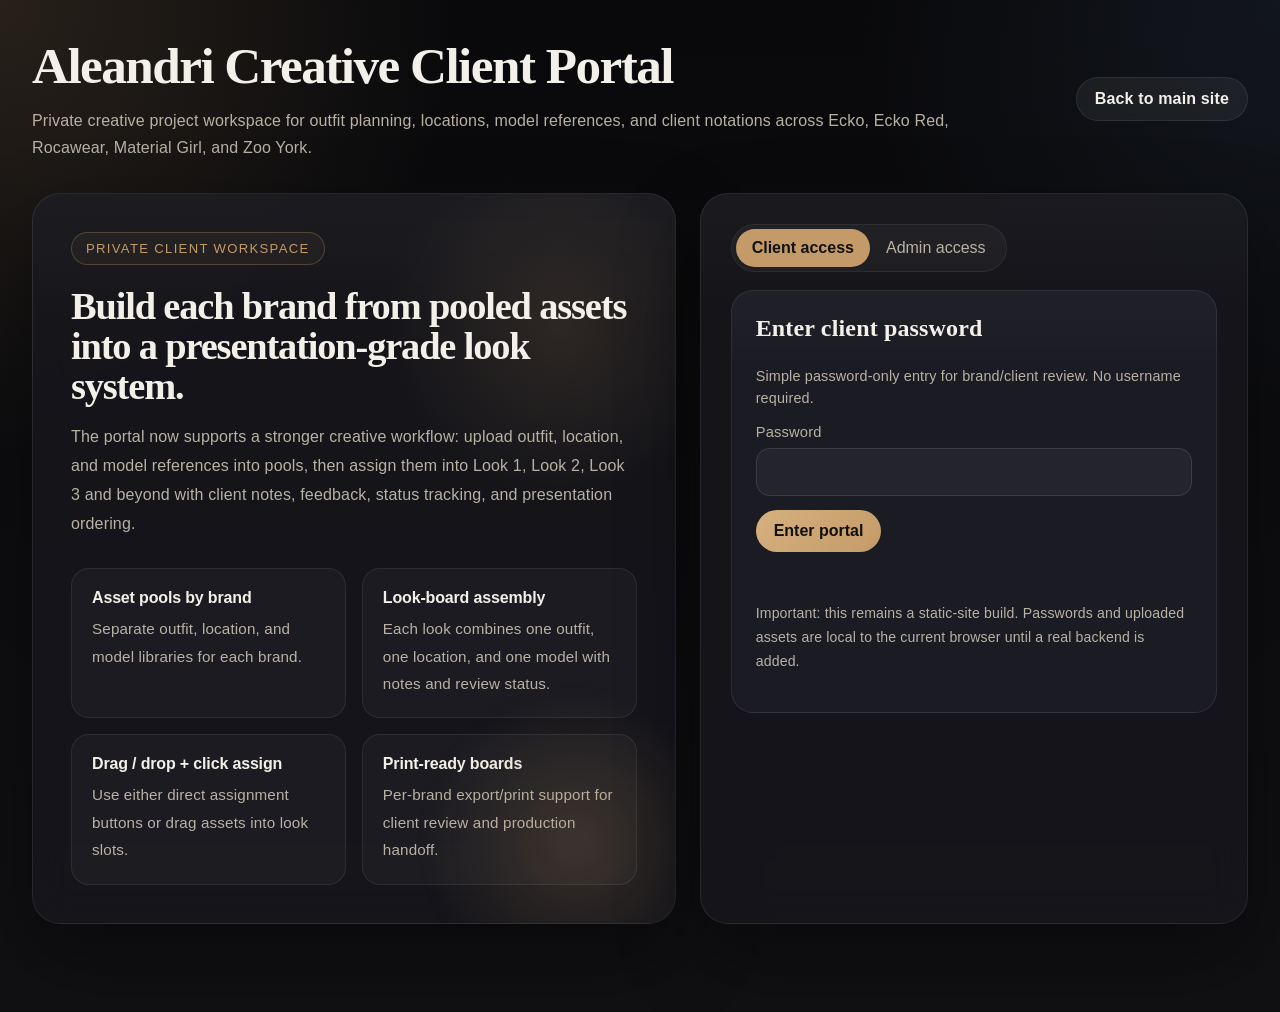
<file: portal.html>
<!DOCTYPE html>
<html lang="en">
<head>
  <meta charset="UTF-8">
  <meta name="viewport" content="width=device-width, initial-scale=1.0">
  <title>Aleandri Creative | Client Portal</title>
  <style>
    :root {
      --bg: #09090b;
      --bg-2: #111114;
      --panel: rgba(22, 22, 27, 0.94);
      --panel-2: rgba(29, 29, 36, 0.96);
      --panel-3: rgba(37, 37, 45, 0.92);
      --line: rgba(255,255,255,0.08);
      --line-strong: rgba(255,255,255,0.15);
      --text: #f3f0e9;
      --muted: #b9b1a4;
      --gold: #c49b68;
      --gold-deep: #9f7441;
      --gold-soft: rgba(196,155,104,0.16);
      --danger: #cf6b6b;
      --success: #72c38f;
      --review: #7ab1f0;
      --revise: #f0aa6c;
      --shadow: 0 32px 80px rgba(0,0,0,0.42);
      --shadow-soft: 0 18px 36px rgba(0,0,0,0.24);
      --radius-xl: 28px;
      --radius-lg: 20px;
      --radius-md: 16px;
      --radius-sm: 12px;
    }
    * { box-sizing: border-box; }
    html { scroll-behavior: smooth; }
    body {
      margin: 0;
      font-family: -apple-system, BlinkMacSystemFont, 'Segoe UI', Inter, sans-serif;
      background:
        radial-gradient(circle at top left, rgba(196,155,104,0.16), transparent 28%),
        radial-gradient(circle at top right, rgba(122,177,240,0.08), transparent 26%),
        linear-gradient(180deg, var(--bg), var(--bg-2));
      color: var(--text);
      letter-spacing: 0.01em;
    }
    body.modal-open { overflow: hidden; }
    a { color: inherit; text-decoration: none; }
    button, input, textarea, select { font: inherit; }
    img { display: block; max-width: 100%; }
    .shell { width: min(1540px, 95vw); margin: 0 auto; padding: 36px 0 88px; }
    .topbar, .app-header { display: flex; justify-content: space-between; align-items: center; gap: 20px; }
    .topbar { margin-bottom: 32px; }
    .brand-lockup h1 {
      margin: 0;
      font-family: Georgia, 'Times New Roman', serif;
      font-size: clamp(2.2rem, 4vw, 3.25rem);
      letter-spacing: -0.03em;
    }
    .brand-lockup p {
      margin: 12px 0 0;
      color: var(--muted);
      max-width: 920px;
      line-height: 1.7;
      font-size: 1rem;
    }
    .primary-btn, .secondary-btn, .danger-btn, .ghost-btn {
      border: 0;
      border-radius: 999px;
      padding: 12px 18px;
      cursor: pointer;
      transition: transform .22s ease, opacity .22s ease, background .22s ease, box-shadow .22s ease, border-color .22s ease;
      font-weight: 600;
    }
    .primary-btn:hover, .secondary-btn:hover, .danger-btn:hover, .ghost-btn:hover {
      transform: translateY(-1px);
      box-shadow: var(--shadow-soft);
    }
    .primary-btn {
      background: linear-gradient(135deg, #d6b07f, var(--gold));
      color: #111;
      font-weight: 700;
    }
    .secondary-btn, .ghost-btn {
      background: rgba(255,255,255,0.06);
      color: var(--text);
      border: 1px solid rgba(255,255,255,0.08);
      backdrop-filter: blur(10px);
    }
    .danger-btn {
      background: rgba(207,107,107,0.14);
      color: #ffd4d4;
      border: 1px solid rgba(207,107,107,0.18);
    }
    .ghost-btn {
      padding: 10px 14px;
      font-size: .88rem;
    }
    .panel {
      background: linear-gradient(180deg, rgba(255,255,255,0.025), transparent 16%), var(--panel);
      border: 1px solid var(--line);
      border-radius: var(--radius-xl);
      box-shadow: var(--shadow);
      backdrop-filter: blur(18px);
    }
    .login-wrap { display: grid; grid-template-columns: 1.08fr .92fr; gap: 24px; }
    .hero-panel {
      padding: 38px;
      min-height: 560px;
      position: relative;
      overflow: hidden;
      background:
        radial-gradient(circle at 82% 18%, rgba(196,155,104,0.14), transparent 22%),
        linear-gradient(180deg, rgba(255,255,255,0.03), transparent 18%),
        var(--panel);
    }
    .hero-panel::after {
      content: '';
      position: absolute;
      right: -60px;
      bottom: -80px;
      width: 320px;
      height: 320px;
      border-radius: 50%;
      background: radial-gradient(circle, rgba(196,155,104,0.20), transparent 68%);
      pointer-events: none;
      filter: blur(8px);
    }
    .eyebrow {
      display: inline-flex;
      padding: 8px 14px;
      border: 1px solid rgba(196,155,104,0.3);
      border-radius: 999px;
      color: var(--gold);
      font-size: .82rem;
      letter-spacing: .1em;
      text-transform: uppercase;
      background: rgba(196,155,104,0.06);
    }
    .hero-panel h2 {
      font-family: Georgia, 'Times New Roman', serif;
      font-size: clamp(2.2rem, 3vw, 3.6rem);
      line-height: 1.04;
      margin: 22px 0 16px;
      max-width: 760px;
      letter-spacing: -0.03em;
    }
    .hero-panel p {
      color: var(--muted);
      line-height: 1.8;
      max-width: 760px;
      font-size: 1rem;
    }
    .feature-grid { display: grid; grid-template-columns: repeat(2, minmax(0,1fr)); gap: 16px; margin-top: 30px; }
    .feature-card {
      padding: 20px;
      background: rgba(255,255,255,0.03);
      border: 1px solid rgba(255,255,255,0.08);
      border-radius: 18px;
      transition: transform .22s ease, border-color .22s ease, background .22s ease;
    }
    .feature-card:hover {
      transform: translateY(-2px);
      border-color: rgba(196,155,104,0.24);
      background: rgba(255,255,255,0.045);
    }
    .feature-card h3 { margin: 0 0 8px; font-size: 1rem; letter-spacing: -.01em; }
    .feature-card p { margin: 0; font-size: .95rem; }
    .auth-panel { padding: 30px; }
    .auth-tabs { display: inline-flex; background: rgba(255,255,255,0.04); border-radius: 999px; padding: 4px; margin-bottom: 18px; border: 1px solid rgba(255,255,255,0.06); }
    .tab-btn { border: 0; border-radius: 999px; background: transparent; color: var(--muted); padding: 10px 16px; cursor: pointer; }
    .tab-btn.active { background: var(--gold); color: #111; font-weight: 700; }
    .auth-card {
      padding: 24px;
      border-radius: 22px;
      background: linear-gradient(180deg, rgba(255,255,255,0.025), transparent 18%), var(--panel-2);
      border: 1px solid rgba(255,255,255,0.08);
    }
    .auth-card h3 { margin-top: 0; font-family: Georgia, serif; font-size: 1.5rem; }
    .field { display: grid; gap: 8px; margin: 14px 0; }
    .field label { color: var(--muted); font-size: .92rem; }
    .field input, .field textarea, .field select {
      width: 100%;
      background: rgba(255,255,255,0.045);
      color: var(--text);
      border: 1px solid rgba(255,255,255,0.1);
      border-radius: 14px;
      padding: 14px 16px;
      transition: border-color .2s ease, box-shadow .2s ease, background .2s ease;
    }
    .field input:focus, .field textarea:focus, .field select:focus,
    .look-card textarea:focus, .look-card select:focus, .asset-notes:focus, .project-notes:focus {
      outline: none;
      border-color: rgba(196,155,104,0.6);
      box-shadow: 0 0 0 3px rgba(196,155,104,0.12);
      background: rgba(255,255,255,0.06);
    }
    .field textarea { min-height: 110px; resize: vertical; }
    .hint { color: var(--muted); font-size: .9rem; line-height: 1.5; }
    .status { margin-top: 12px; min-height: 20px; font-size: .95rem; }
    .status.error { color: var(--danger); }
    .status.success { color: var(--success); }
    .portal-shell { display: none; }
    .portal-shell.active { display: block; }
    .app-header {
      margin-bottom: 26px;
      padding: 22px 24px;
      border: 1px solid rgba(255,255,255,0.08);
      border-radius: 24px;
      background: linear-gradient(180deg, rgba(255,255,255,0.025), transparent 22%), rgba(20,20,25,0.9);
      box-shadow: var(--shadow-soft);
      backdrop-filter: blur(16px);
    }
    .app-header-actions { display: flex; gap: 12px; flex-wrap: wrap; }
    .pill {
      display: inline-flex;
      align-items: center;
      gap: 8px;
      padding: 8px 12px;
      border-radius: 999px;
      background: rgba(255,255,255,0.05);
      color: var(--muted);
      font-size: .84rem;
      border: 1px solid rgba(255,255,255,0.06);
    }
    .admin-badge {
      color: #111;
      background: linear-gradient(135deg, #d6b07f, var(--gold));
      font-weight: 700;
      border-radius: 999px;
      padding: 8px 12px;
      box-shadow: 0 12px 24px rgba(196,155,104,0.18);
    }
    .brand-nav { display: grid; grid-template-columns: repeat(5, minmax(0,1fr)); gap: 14px; margin-bottom: 22px; }
    .brand-card {
      background: linear-gradient(180deg, rgba(255,255,255,0.03), transparent 18%), rgba(23,23,28,0.95);
      border: 1px solid var(--line);
      border-radius: 20px;
      padding: 18px;
      cursor: pointer;
      text-align: left;
      transition: transform .22s ease, border-color .22s ease, box-shadow .22s ease, background .22s ease;
      position: relative;
      overflow: hidden;
    }
    .brand-card::after {
      content: '';
      position: absolute;
      inset: auto -30% -60% auto;
      width: 120px;
      height: 120px;
      border-radius: 50%;
      background: radial-gradient(circle, rgba(196,155,104,0.18), transparent 68%);
      pointer-events: none;
    }
    .brand-card:hover {
      transform: translateY(-2px);
      border-color: rgba(196,155,104,0.28);
      box-shadow: var(--shadow-soft);
    }
    .brand-card.active {
      border-color: rgba(196,155,104,0.62);
      box-shadow: inset 0 0 0 1px rgba(196,155,104,0.24), 0 18px 32px rgba(0,0,0,0.26);
      background: linear-gradient(180deg, rgba(196,155,104,0.08), transparent 20%), rgba(23,23,28,0.98);
    }
    .brand-card h3 { margin: 10px 0 8px; font-size: 1.12rem; letter-spacing: -.02em; }
    .brand-card p { color: var(--muted); margin: 0; font-size: .92rem; line-height: 1.55; }
    .workspace-grid { display: grid; grid-template-columns: 440px 1fr; gap: 22px; align-items: start; }
    .section-block {
      padding: 24px;
      background: linear-gradient(180deg, rgba(255,255,255,0.025), transparent 16%), rgba(21,21,26,0.96);
      border: 1px solid rgba(255,255,255,0.08);
      border-radius: 26px;
      box-shadow: var(--shadow-soft);
    }
    .section-header { display: flex; justify-content: space-between; align-items: start; gap: 14px; margin-bottom: 20px; }
    .section-header h3 {
      margin: 0 0 6px;
      font-family: Georgia, serif;
      font-size: 1.5rem;
      letter-spacing: -.02em;
    }
    .section-header p { margin: 0; color: var(--muted); line-height: 1.6; }
    .pool-section { margin-bottom: 20px; }
    .pool-section:last-child { margin-bottom: 0; }
    .pool-section h4 {
      margin: 0 0 12px;
      font-size: .9rem;
      text-transform: uppercase;
      letter-spacing: .1em;
      color: var(--muted);
    }
    .asset-grid { display: grid; gap: 14px; }
    .asset-card {
      background: linear-gradient(180deg, rgba(255,255,255,0.03), transparent 18%), rgba(255,255,255,0.018);
      border: 1px solid rgba(255,255,255,0.08);
      border-radius: 18px;
      overflow: hidden;
      transition: transform .22s ease, border-color .22s ease, box-shadow .22s ease;
    }
    .asset-card:hover {
      transform: translateY(-2px);
      border-color: rgba(196,155,104,0.26);
      box-shadow: var(--shadow-soft);
    }
    .asset-card.dragging { opacity: .45; transform: scale(.99); }
    .asset-preview {
      aspect-ratio: 4 / 3;
      background: #111;
      cursor: zoom-in;
      position: relative;
      overflow: hidden;
    }
    .asset-preview::after {
      content: 'Preview';
      position: absolute;
      right: 12px;
      bottom: 12px;
      font-size: .72rem;
      letter-spacing: .08em;
      text-transform: uppercase;
      color: #fff;
      background: rgba(0,0,0,0.45);
      padding: 6px 8px;
      border-radius: 999px;
      opacity: 0;
      transition: opacity .2s ease;
    }
    .asset-card:hover .asset-preview::after,
    .slot-asset:hover .slot-asset-image::after,
    .sequence-cell:hover .sequence-image-wrap::after { opacity: 1; }
    .asset-preview img {
      width: 100%;
      height: 100%;
      object-fit: cover;
      transition: transform .28s ease;
    }
    .asset-card:hover .asset-preview img { transform: scale(1.02); }
    .asset-body { padding: 14px; display: grid; gap: 10px; }
    .asset-title { font-weight: 700; letter-spacing: -.01em; }
    .asset-meta { font-size: .82rem; color: var(--muted); }
    .asset-actions { display: flex; gap: 8px; flex-wrap: wrap; }
    .asset-notes {
      width: 100%;
      min-height: 76px;
      border-radius: 12px;
      border: 1px solid rgba(255,255,255,0.1);
      background: rgba(255,255,255,0.04);
      color: var(--text);
      padding: 12px;
      resize: vertical;
    }
    .look-toolbar { display: flex; justify-content: space-between; align-items: center; gap: 12px; margin-bottom: 18px; }
    .look-grid { display: grid; grid-template-columns: repeat(2, minmax(0,1fr)); gap: 18px; }
    .look-card {
      border: 1px solid rgba(255,255,255,0.08);
      border-radius: 24px;
      background: linear-gradient(180deg, rgba(255,255,255,0.03), transparent 16%), rgba(255,255,255,0.02);
      padding: 20px;
      display: grid;
      gap: 14px;
      transition: transform .22s ease, box-shadow .22s ease, border-color .22s ease;
      position: relative;
      overflow: hidden;
    }
    .look-card::before {
      content: '';
      position: absolute;
      inset: 0 auto auto 0;
      width: 100%;
      height: 3px;
      background: rgba(255,255,255,0.08);
    }
    .look-card:hover { transform: translateY(-2px); box-shadow: var(--shadow-soft); }
    .look-card.status-draft::before { background: rgba(255,255,255,0.10); }
    .look-card.status-under-review { border-color: rgba(122,177,240,0.24); }
    .look-card.status-under-review::before { background: var(--review); }
    .look-card.status-approved { border-color: rgba(114,195,143,0.24); }
    .look-card.status-approved::before { background: var(--success); }
    .look-card.status-revise { border-color: rgba(240,170,108,0.24); }
    .look-card.status-revise::before { background: var(--revise); }
    .look-card-header { display: flex; justify-content: space-between; gap: 12px; align-items: start; }
    .look-card h4 {
      margin: 0;
      font-size: 1.28rem;
      letter-spacing: -.02em;
      font-family: Georgia, serif;
    }
    .look-slots { display: grid; gap: 12px; }
    .look-slot {
      border: 1px dashed rgba(255,255,255,0.14);
      border-radius: 18px;
      padding: 12px;
      background: rgba(255,255,255,0.02);
      transition: border-color .2s ease, background .2s ease, box-shadow .2s ease;
    }
    .look-slot.drag-over {
      border-color: rgba(196,155,104,0.85);
      background: rgba(196,155,104,0.10);
      box-shadow: inset 0 0 0 1px rgba(196,155,104,0.16);
    }
    .look-slot-head { display: flex; justify-content: space-between; gap: 8px; margin-bottom: 8px; align-items: center; }
    .slot-label {
      color: var(--muted);
      font-size: .78rem;
      text-transform: uppercase;
      letter-spacing: .12em;
    }
    .slot-empty { color: var(--muted); font-size: .92rem; line-height: 1.5; }
    .slot-asset { display: grid; gap: 8px; }
    .slot-asset-image,
    .sequence-image-wrap {
      position: relative;
      border-radius: 12px;
      overflow: hidden;
      cursor: zoom-in;
    }
    .slot-asset-image::after,
    .sequence-image-wrap::after {
      content: 'Preview';
      position: absolute;
      right: 10px;
      bottom: 10px;
      font-size: .7rem;
      letter-spacing: .08em;
      text-transform: uppercase;
      color: #fff;
      background: rgba(0,0,0,0.45);
      padding: 6px 8px;
      border-radius: 999px;
      opacity: 0;
      transition: opacity .2s ease;
    }
    .slot-asset img {
      width: 100%;
      max-height: 190px;
      object-fit: cover;
      border-radius: 12px;
      transition: transform .28s ease;
    }
    .slot-asset:hover img,
    .sequence-cell:hover .sequence-thumb { transform: scale(1.02); }
    .look-card textarea, .look-card select {
      width: 100%;
      border-radius: 14px;
      border: 1px solid rgba(255,255,255,0.1);
      background: rgba(255,255,255,0.045);
      color: var(--text);
      padding: 12px;
    }
    .sequence-row { display: grid; grid-template-columns: repeat(3, minmax(0,1fr)); gap: 10px; }
    .sequence-cell {
      border: 1px solid rgba(255,255,255,0.08);
      border-radius: 16px;
      background: rgba(255,255,255,0.03);
      padding: 10px;
      display: grid;
      gap: 8px;
      min-height: 128px;
      transition: border-color .2s ease, background .2s ease, transform .2s ease;
    }
    .sequence-cell:hover {
      transform: translateY(-1px);
      border-color: rgba(196,155,104,0.24);
    }
    .sequence-cell.drag-over {
      border-color: rgba(196,155,104,0.85);
      background: rgba(196,155,104,0.10);
    }
    .sequence-label {
      color: var(--muted);
      font-size: .76rem;
      text-transform: uppercase;
      letter-spacing: .1em;
    }
    .sequence-thumb {
      width: 100%;
      max-height: 88px;
      object-fit: cover;
      border-radius: 10px;
      cursor: zoom-in;
      transition: transform .28s ease;
    }
    .sequence-empty { color: var(--muted); font-size: .85rem; line-height: 1.5; }
    .empty-state {
      padding: 28px;
      border: 1px dashed rgba(255,255,255,0.16);
      border-radius: 18px;
      color: var(--muted);
      text-align: center;
      background: rgba(255,255,255,0.02);
    }
    .upload-panel {
      display: none;
      margin-top: 18px;
      padding: 18px;
      border-radius: 18px;
      background: rgba(255,255,255,0.03);
      border: 1px solid rgba(255,255,255,0.08);
    }
    .upload-panel.active { display: block; }
    .planner-card {
      border: 1px solid rgba(255,255,255,0.08);
      border-radius: 20px;
      padding: 18px;
      background: rgba(255,255,255,0.025);
      margin-top: 16px;
    }
    .planner-card h4 {
      margin: 0 0 8px;
      font-family: Georgia, serif;
      font-size: 1.15rem;
    }
    .example-list { margin: 0; padding-left: 18px; color: var(--muted); line-height: 1.75; }
    .project-notes {
      width: 100%;
      min-height: 160px;
      padding: 16px;
      border-radius: 16px;
      border: 1px solid rgba(255,255,255,0.1);
      background: rgba(255,255,255,0.045);
      color: var(--text);
    }
    .footer-note { margin-top: 18px; color: var(--muted); font-size: .88rem; line-height: 1.7; }
    .modal {
      position: fixed;
      inset: 0;
      background: rgba(0,0,0,0.88);
      backdrop-filter: blur(10px);
      display: none;
      align-items: center;
      justify-content: center;
      z-index: 9999;
      padding: 24px;
    }
    .modal.active { display: flex; }
    .modal-card {
      width: min(1140px, 94vw);
      max-height: 92vh;
      overflow: auto;
      background: linear-gradient(180deg, rgba(255,255,255,0.03), transparent 18%), var(--panel-2);
      border: 1px solid rgba(255,255,255,0.08);
      border-radius: 26px;
      box-shadow: var(--shadow);
    }
    .modal-head {
      display:flex;
      justify-content:space-between;
      align-items:start;
      gap:16px;
      padding:22px 24px 12px;
      border-bottom: 1px solid rgba(255,255,255,0.06);
      position: sticky;
      top: 0;
      background: rgba(29,29,36,0.92);
      backdrop-filter: blur(14px);
    }
    .modal-head h3 {
      margin:0 0 6px;
      font-family: Georgia, serif;
      font-size: 1.6rem;
      letter-spacing: -.02em;
    }
    .modal-body { padding: 0 24px 24px; }
    .modal-image-wrap {
      background:#111;
      border-radius:22px;
      overflow:hidden;
      margin-top: 18px;
      border: 1px solid rgba(255,255,255,0.06);
    }
    .modal-image-wrap img { width:100%; height:auto; display:block; }
    @media print {
      body { background: #fff; color: #000; }
      #loginView, .topbar > a, #logoutBtn, #adminBadge, .brand-nav, .upload-panel, .asset-actions, .danger-btn, .ghost-btn, .look-card select, #addLookBtn, #printBrandBtn, .modal { display: none !important; }
      .shell { width: 100%; padding: 0; }
      .topbar { margin-bottom: 14px; }
      .workspace-grid { display: block; }
      .section-block {
        border: 0;
        box-shadow: none;
        background: #fff;
        padding: 0;
      }
      .look-grid { grid-template-columns: 1fr; gap: 18px; }
      .look-card, .planner-card, .app-header {
        break-inside: avoid;
        border: 1px solid #ccc;
        background: #fff;
        color: #000;
        box-shadow: none;
      }
      textarea, .look-card select {
        border: 1px solid #ccc !important;
        background: #fff !important;
        color: #000 !important;
      }
      .hint, .asset-meta, .brand-lockup p, .section-header p, .footer-note, .slot-label, .sequence-label, .pill { color: #444 !important; }
    }
    @media (max-width: 1250px) {
      .workspace-grid { grid-template-columns: 1fr; }
      .look-grid { grid-template-columns: 1fr; }
      .brand-nav { grid-template-columns: repeat(2, minmax(0,1fr)); }
      .sequence-row { grid-template-columns: 1fr; }
    }
    @media (max-width: 900px) {
      .login-wrap { grid-template-columns: 1fr; }
    }
    @media (max-width: 720px) {
      .brand-nav, .feature-grid { grid-template-columns: 1fr; }
      .topbar, .app-header, .look-toolbar { flex-direction: column; align-items: start; }
      .shell { width: min(96vw, 100%); }
      .hero-panel, .auth-panel, .section-block, .app-header { padding-left: 20px; padding-right: 20px; }
    }
  </style>
</head>
<body>
  <div class="shell">
    <div class="topbar">
      <div class="brand-lockup">
        <h1>Aleandri Creative Client Portal</h1>
        <p>Private creative project workspace for outfit planning, locations, model references, and client notations across Ecko, Ecko Red, Rocawear, Material Girl, and Zoo York.</p>
      </div>
      <a class="secondary-btn" href="index.html">Back to main site</a>
    </div>

    <section id="loginView" class="login-wrap">
      <div class="panel hero-panel">
        <span class="eyebrow">Private Client Workspace</span>
        <h2>Build each brand from pooled assets into a presentation-grade look system.</h2>
        <p>The portal now supports a stronger creative workflow: upload outfit, location, and model references into pools, then assign them into Look 1, Look 2, Look 3 and beyond with client notes, feedback, status tracking, and presentation ordering.</p>
        <div class="feature-grid">
          <div class="feature-card"><h3>Asset pools by brand</h3><p>Separate outfit, location, and model libraries for each brand.</p></div>
          <div class="feature-card"><h3>Look-board assembly</h3><p>Each look combines one outfit, one location, and one model with notes and review status.</p></div>
          <div class="feature-card"><h3>Drag / drop + click assign</h3><p>Use either direct assignment buttons or drag assets into look slots.</p></div>
          <div class="feature-card"><h3>Print-ready boards</h3><p>Per-brand export/print support for client review and production handoff.</p></div>
        </div>
      </div>
      <div class="panel auth-panel">
        <div class="auth-tabs">
          <button class="tab-btn active" data-auth-mode="client">Client access</button>
          <button class="tab-btn" data-auth-mode="admin">Admin access</button>
        </div>
        <div class="auth-card">
          <h3 id="authTitle">Enter client password</h3>
          <p class="hint" id="authHint">Simple password-only entry for brand/client review. No username required.</p>
          <form id="loginForm">
            <div class="field">
              <label for="passwordInput">Password</label>
              <input id="passwordInput" type="password" autocomplete="current-password" required>
            </div>
            <button class="primary-btn" type="submit">Enter portal</button>
            <div id="loginStatus" class="status"></div>
          </form>
          <p class="footer-note">Important: this remains a static-site build. Passwords and uploaded assets are local to the current browser until a real backend is added.</p>
        </div>
      </div>
    </section>

    <section id="portalView" class="portal-shell">
      <div class="app-header">
        <div>
          <div class="pill" id="sessionBadge">Client session</div>
          <h2 id="brandHeading" style="font-family:Georgia,serif;margin:14px 0 6px; font-size:2rem;"></h2>
          <p id="brandTagline" style="margin:0;color:var(--muted);"></p>
        </div>
        <div class="app-header-actions">
          <button id="printBrandBtn" class="secondary-btn" type="button">Print / Export Brand</button>
          <span id="adminBadge" class="admin-badge" style="display:none;">Admin mode</span>
          <button id="logoutBtn" class="danger-btn">Log out</button>
        </div>
      </div>

      <div id="brandNav" class="brand-nav"></div>

      <div class="workspace-grid">
        <div class="section-block">
          <div class="section-header">
            <div>
              <h3>Asset pools</h3>
              <p>Upload and organize outfit, location, and model options. Then drag them or assign them into a look board.</p>
            </div>
          </div>
          <div id="poolSections"></div>
          <div id="uploadPanel" class="upload-panel">
            <h4>Add asset to pool</h4>
            <div class="field">
              <label for="assetBucket">Asset type</label>
              <select id="assetBucket">
                <option value="outfits">Outfit pool</option>
                <option value="locations">Location pool</option>
                <option value="models">Model pool</option>
              </select>
            </div>
            <div class="field">
              <label for="assetTitle">Display title</label>
              <input id="assetTitle" type="text" placeholder="Ex: Rocawear men look 01">
            </div>
            <div class="field">
              <label for="assetDescription">Creative note / description</label>
              <textarea id="assetDescription" placeholder="What the client should know about this asset."></textarea>
            </div>
            <div class="field">
              <label for="assetFile">Choose image</label>
              <input id="assetFile" type="file" accept="image/*">
            </div>
            <button id="saveAssetBtn" class="primary-btn" type="button">Save asset</button>
            <div id="uploadStatus" class="status"></div>
          </div>
        </div>

        <div class="section-block">
          <div class="look-toolbar">
            <div>
              <h3 style="margin:0 0 6px; font-family:Georgia,serif; font-size:1.55rem; letter-spacing:-0.02em;">Look boards</h3>
              <p style="margin:0;color:var(--muted);">Build Look 1, Look 2, Look 3 and beyond by pairing selected assets from the pools.</p>
            </div>
            <button id="addLookBtn" class="primary-btn" type="button">Add look</button>
          </div>
          <div id="lookGrid" class="look-grid"></div>
          <div id="lookEmpty" class="empty-state" style="display:none;">No looks yet for this brand.</div>

          <div class="planner-card">
            <h4>Shared project notes</h4>
            <textarea id="projectNotes" class="project-notes" placeholder="Capture overall client feedback, styling concerns, location constraints, cast notes, sequencing plans, and deliverable flags here."></textarea>
          </div>

          <div id="plannerExamples"></div>
          <p class="footer-note">Client notes and uploaded assets are stored in localStorage in this browser. For real multi-user collaboration, this should be upgraded to a backend-backed app.</p>
        </div>
      </div>
    </section>
  </div>

  <div id="previewModal" class="modal" aria-hidden="true">
    <div class="modal-card">
      <div class="modal-head">
        <div>
          <h3 id="previewTitle">Preview</h3>
          <p id="previewMeta" class="hint" style="margin:0;"></p>
        </div>
        <button id="closePreviewBtn" class="danger-btn" type="button">Close</button>
      </div>
      <div class="modal-body">
        <div class="modal-image-wrap"><img id="previewImage" alt="Preview image"></div>
        <p id="previewDescription" class="hint" style="margin:14px 0 0;"></p>
      </div>
    </div>
  </div>

  <script src="portal-config.js"></script>
  <script src="portal.js"></script>
</body>
</html>
</file>
